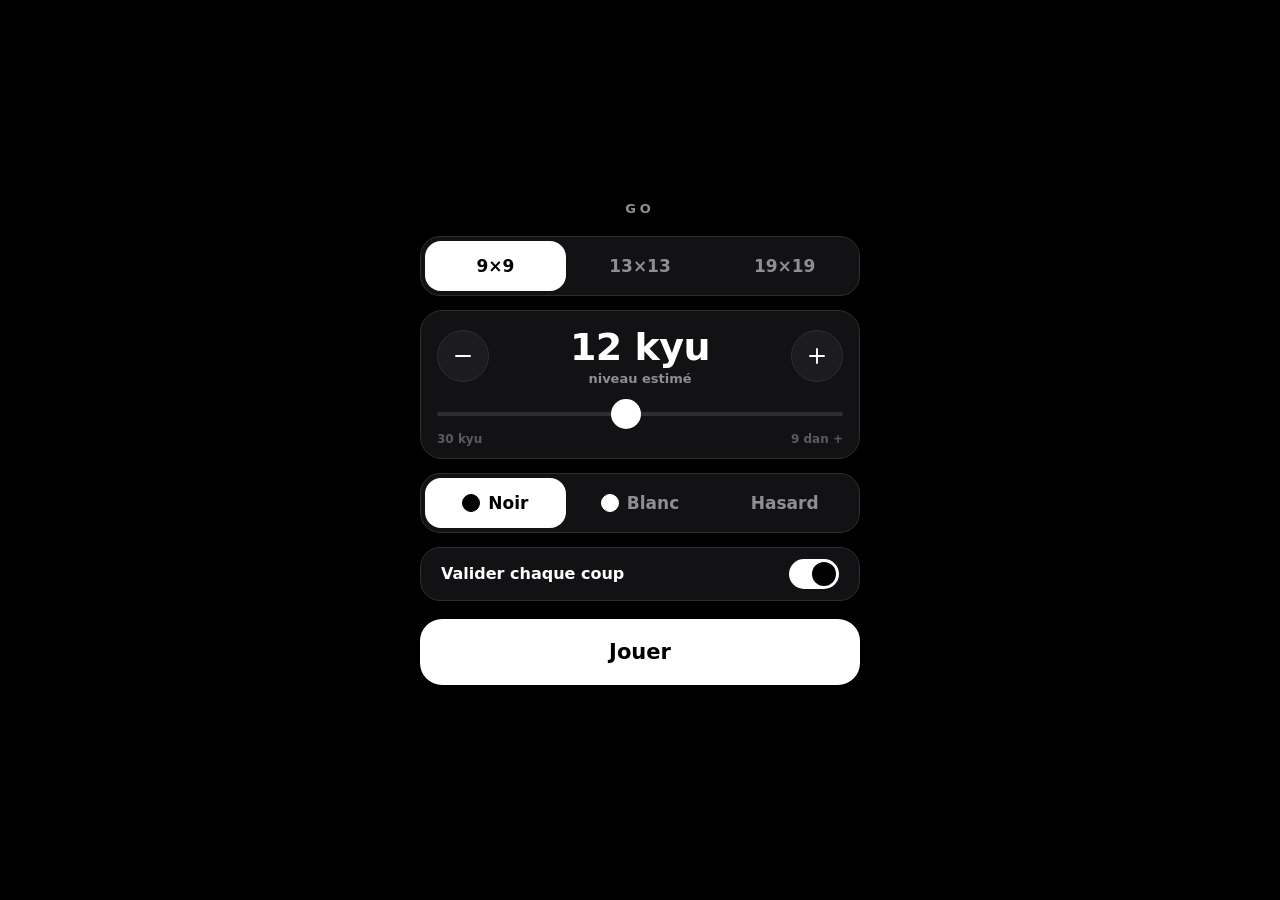
<file: index.html>
<!doctype html>
<html lang="fr">
<head>
<meta charset="utf-8">
<meta name="viewport" content="width=device-width, initial-scale=1, maximum-scale=1, viewport-fit=cover">
<meta name="apple-mobile-web-app-capable" content="yes">
<meta name="mobile-web-app-capable" content="yes">
<meta name="apple-mobile-web-app-status-bar-style" content="black-translucent">
<meta name="apple-mobile-web-app-title" content="Go">
<meta name="theme-color" content="#000000">
<meta name="color-scheme" content="dark">
<link rel="manifest" href="manifest.webmanifest">
<link rel="apple-touch-icon" href="icons/icon-180.png">
<link rel="icon" href="icons/favicon.svg" type="image/svg+xml">
<link rel="stylesheet" href="styles.css">
<title>Go</title>
</head>
<body>
<div id="app"></div>
<script src="goban.js"></script>
<script src="situation.js"></script>
<script src="recherche.js"></script>
<script src="fin.js"></script>
<script src="niveaux.js"></script>
<script src="bot.js"></script>
<script src="analyse.js"></script>
<script src="plateau.js"></script>
<script src="moteur.js"></script>
<script src="app.js"></script>
</body>
</html>
</file>
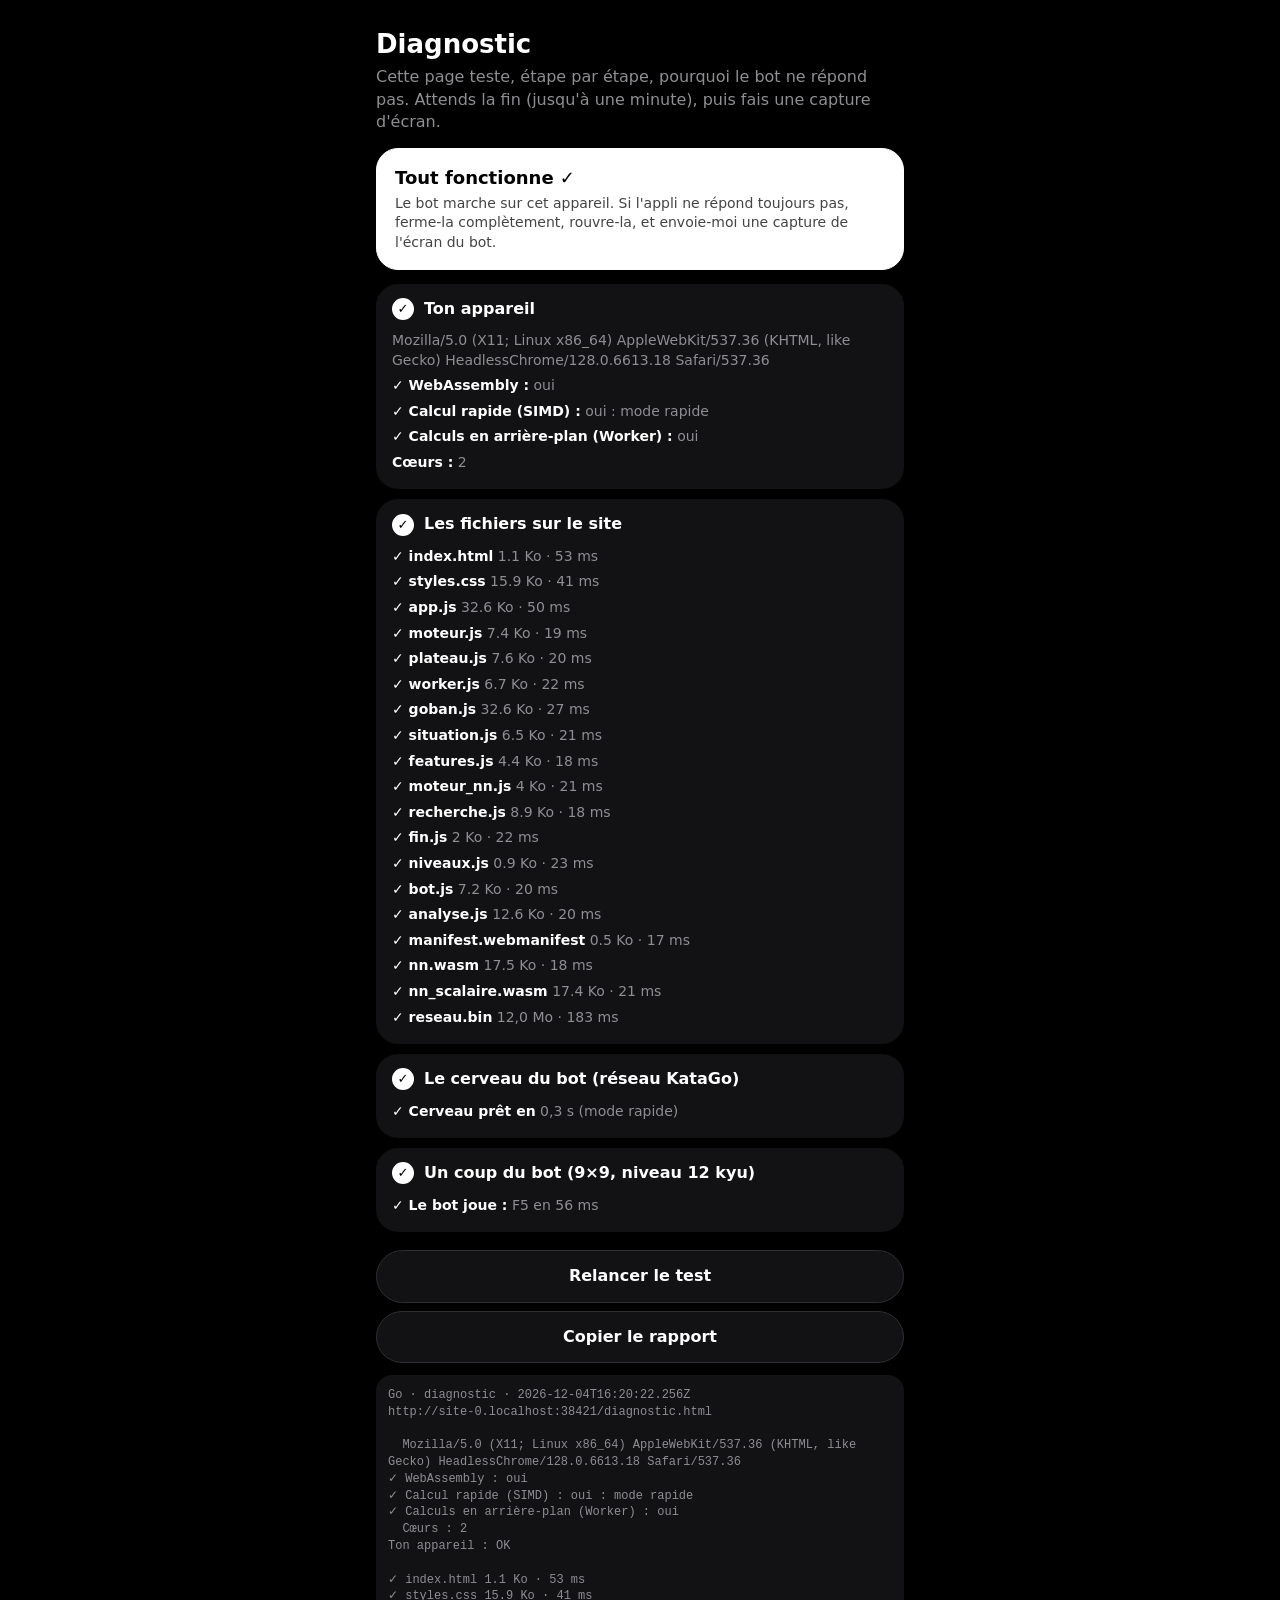
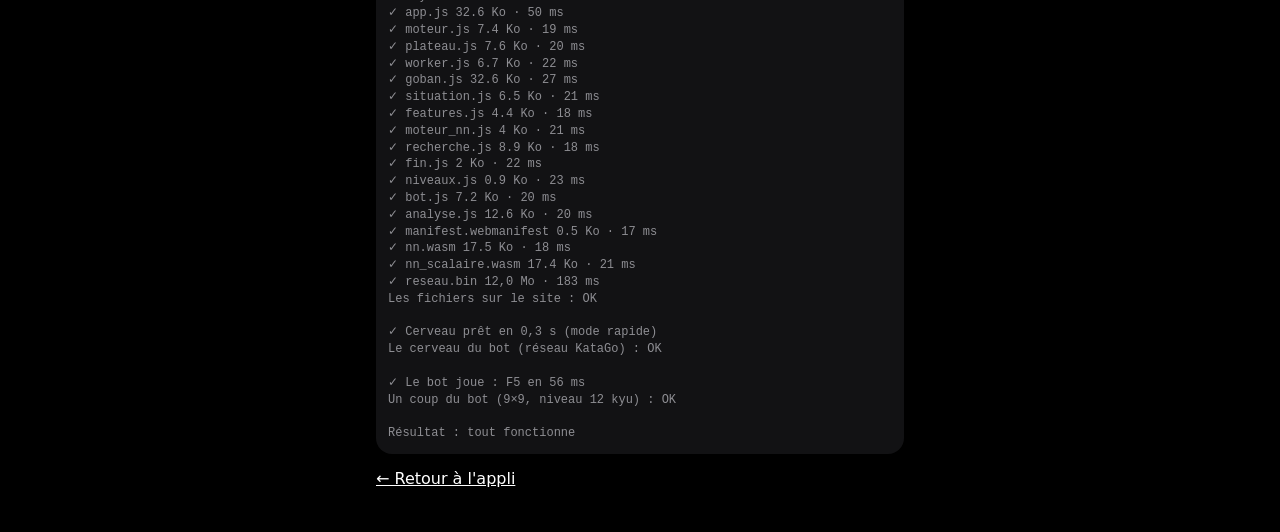
<file: diagnostic.html>
<!doctype html>
<html lang="fr">
<head>
<meta charset="utf-8">
<meta name="viewport" content="width=device-width, initial-scale=1, viewport-fit=cover">
<meta name="color-scheme" content="dark">
<meta name="theme-color" content="#000000">
<title>Go · Diagnostic</title>
<style>
  :root { --fond:#000; --surface:#121214; --trait:#2e2e32; --texte:#fff; --gris:#8e8e93; }
  * { box-sizing: border-box; -webkit-tap-highlight-color: transparent; }
  html, body { margin: 0; background: var(--fond); color: var(--texte);
    font: 16px/1.4 -apple-system, BlinkMacSystemFont, "SF Pro Rounded", system-ui, sans-serif; }
  main { max-width: 560px; margin: 0 auto; padding: max(18px, env(safe-area-inset-top)) 16px max(28px, env(safe-area-inset-bottom)); }
  h1 { font-size: 26px; margin: 8px 0 4px; }
  p { color: var(--gris); margin: 0 0 14px; }
  .verdict { background: var(--surface); border: 1.5px solid var(--trait); border-radius: 22px; padding: 16px 18px; margin: 14px 0; font-weight: 700; font-size: 18px; }
  .verdict small { display: block; color: var(--gris); font-weight: 500; font-size: 14px; margin-top: 4px; }
  .verdict.ok { background: #fff; color: #000; border-color: #fff; }
  .verdict.ok small { color: #444; }
  .etape { background: var(--surface); border-radius: 22px; padding: 14px 16px; margin: 10px 0; }
  .etape h2 { font-size: 16px; margin: 0; display: flex; gap: 10px; align-items: center; }
  .puce { width: 22px; height: 22px; border-radius: 50%; border: 2px solid var(--gris); display: inline-flex; align-items: center; justify-content: center; font-size: 13px; flex: none; }
  .puce.ok { background: #fff; border-color: #fff; color: #000; }
  .puce.ko { background: #000; border-color: #fff; color: #fff; }
  .puce.cours { border-style: dashed; }
  ul { list-style: none; margin: 8px 0 0; padding: 0; font-size: 14px; color: var(--gris); }
  li { padding: 3px 0; word-break: break-word; }
  li b { color: var(--texte); font-weight: 600; }
  li.ko { color: #fff; }
  li.ko b::before { content: "✕ "; }
  li.ok b::before { content: "✓ "; }
  button { font: inherit; font-weight: 700; border: 0; border-radius: 999px; padding: 14px 22px; background: #fff; color: #000; width: 100%; margin-top: 8px; cursor: pointer; }
  button.second { background: var(--surface); color: #fff; border: 1.5px solid var(--trait); }
  a { color: #fff; }
  pre { white-space: pre-wrap; word-break: break-word; font: 12px/1.4 ui-monospace, Menlo, monospace; color: var(--gris); background: var(--surface); border-radius: 16px; padding: 12px; margin-top: 12px; }
</style>
</head>
<body>
<main>
  <h1>Diagnostic</h1>
  <p>Cette page teste, étape par étape, pourquoi le bot ne répond pas. Attends la fin (jusqu'à une minute), puis fais une capture d'écran.</p>
  <div id="verdict" class="verdict">Test en cours…<small>Ne ferme pas la page.</small></div>
  <div id="etapes"></div>
  <button id="relancer" class="second" type="button">Relancer le test</button>
  <button id="copier" class="second" type="button">Copier le rapport</button>
  <pre id="rapport"></pre>
  <p style="margin-top:14px"><a href="index.html">← Retour à l'appli</a></p>
</main>
<script>
(function () {
  'use strict';
  // Fichiers dont l'appli a besoin. Les tailles ne sont données que pour les deux gros fichiers.
  const FICHIERS = ['index.html', 'styles.css', 'app.js', 'moteur.js', 'plateau.js', 'worker.js', 'goban.js', 'situation.js', 'features.js',
    'moteur_nn.js', 'recherche.js', 'fin.js', 'niveaux.js', 'bot.js', 'analyse.js', 'manifest.webmanifest', 'nn.wasm', 'nn_scalaire.wasm', 'reseau.bin'];
  const TAILLES = { 'reseau.bin': 11984540, 'nn.wasm': 17511, 'nn_scalaire.wasm': 17442 };
  const FORCE = /[?&]mode=compatible/.test(location.search);     // ouvrir diagnostic.html?mode=compatible pour tester la version de secours
  const LETTRES = 'ABCDEFGHJKLMNOPQRST';
  const el = (id) => document.getElementById(id);
  let rapport = [];

  function etape(titre) {
    const d = document.createElement('div'); d.className = 'etape';
    d.innerHTML = '<h2><span class="puce cours">…</span><span></span></h2><ul></ul>';
    d.querySelector('h2 span:last-child').textContent = titre;
    el('etapes').appendChild(d);
    const ul = d.querySelector('ul'), puce = d.querySelector('.puce');
    return {
      ligne(txt, etat, gras) {
        const li = document.createElement('li'); if (etat) li.className = etat;
        if (gras) { const b = document.createElement('b'); b.textContent = gras; li.appendChild(b); li.appendChild(document.createTextNode(' ' + txt)); }
        else li.textContent = txt;
        ul.appendChild(li);
        rapport.push((etat === 'ko' ? '✕ ' : etat === 'ok' ? '✓ ' : '  ') + (gras ? gras + ' ' : '') + txt);
      },
      fin(ok) { puce.className = 'puce ' + (ok ? 'ok' : 'ko'); puce.textContent = ok ? '✓' : '✕'; rapport.push(titre + ' : ' + (ok ? 'OK' : 'PROBLÈME')); rapport.push(''); },
    };
  }
  const attendre = (ms) => new Promise((r) => setTimeout(r, ms));
  const mo = (n) => (n / 1e6).toFixed(1).replace('.', ',') + ' Mo';

  async function lancer() {
    el('etapes').innerHTML = ''; rapport = [];
    el('verdict').className = 'verdict'; el('verdict').innerHTML = 'Test en cours…<small>Ne ferme pas la page.</small>';
    let problemes = [];
    rapport.push('Go · diagnostic · ' + new Date().toISOString());
    rapport.push(location.href); rapport.push('');

    // 1. l'appareil
    let e = etape('Ton appareil');
    const ua = navigator.userAgent;
    const m = /OS (\d+)[_.](\d+)/.exec(ua);
    e.ligne(ua.slice(0, 140), '');
    let simd = false;
    try { simd = WebAssembly.validate(new Uint8Array([0, 97, 115, 109, 1, 0, 0, 0, 1, 5, 1, 96, 0, 1, 123, 3, 2, 1, 0, 10, 10, 1, 8, 0, 65, 0, 253, 15, 253, 98, 11])); } catch (x) { simd = false; }
    const wasm = typeof WebAssembly === 'object' && typeof WebAssembly.instantiate === 'function';
    e.ligne(wasm ? 'oui' : 'NON (c\'est ça qui bloque le bot : le « mode d\'isolement » de l\'iPhone coupe WebAssembly)', wasm ? 'ok' : 'ko', 'WebAssembly :');
    if (!wasm) problemes.push('ton navigateur bloque WebAssembly (mode d\'isolement de l\'iPhone ? Réglages › Confidentialité et sécurité › Mode d\'isolement)');
    e.ligne(simd && !FORCE ? 'oui : mode rapide' : (FORCE ? 'mode compatible demandé dans l\'adresse' : 'non : le bot utilisera le mode compatible (plus lent, mais il marche)' + (m ? ' (ton iOS : ' + m[1] + '.' + m[2] + ' ; le mode rapide demande iOS 16.4)' : '')), 'ok', 'Calcul rapide (SIMD) :');
    const wk = typeof Worker !== 'undefined';
    e.ligne(wk ? 'oui' : 'NON', wk ? 'ok' : 'ko', 'Calculs en arrière-plan (Worker) :');
    if (!wk) problemes.push('ton navigateur ne gère pas les Workers');
    e.ligne(String(navigator.hardwareConcurrency || '?'), '', 'Cœurs :');
    e.fin(wasm && wk);
    if (!wasm || !wk) return fin(problemes.filter(Boolean));

    // 2. les fichiers
    e = etape('Les fichiers sur le site');
    let tousOk = true;
    for (const f of FICHIERS) {
      try {
        const t0 = performance.now();
        const r = await fetch(f + '?diag=' + Date.now(), { cache: 'no-store' });
        const facultatif = (f === 'nn_scalaire.wasm' && simd && !FORCE) || (f === 'nn.wasm' && (!simd || FORCE));     // pas utilisé sur cet appareil
        if (!r.ok) { e.ligne('absent (code ' + r.status + ')', 'ko', f); if (facultatif) continue; tousOk = false; problemes.push('le fichier « ' + f + ' » est introuvable sur ton site GitHub (code ' + r.status + ') : renvoie-le'); continue; }
        const b = await r.arrayBuffer();
        const attendu = TAILLES[f];
        if (attendu && b.byteLength !== attendu) {
          e.ligne(mo(b.byteLength) + ' au lieu de ' + mo(attendu) + ' (' + b.byteLength + ' / ' + attendu + ' octets) : fichier abîmé ou incomplet', 'ko', f); if (facultatif) continue; tousOk = false;
          problemes.push('le fichier « ' + f + ' » n\'a pas la bonne taille (' + b.byteLength + ' octets au lieu de ' + attendu + ') : renvoie-le sur GitHub');
        } else if (!b.byteLength) { e.ligne('vide', 'ko', f); tousOk = false; problemes.push('le fichier « ' + f + ' » est vide : renvoie-le'); }
        else e.ligne((b.byteLength > 100000 ? mo(b.byteLength) : Math.round(b.byteLength / 100) / 10 + ' Ko') + ' · ' + Math.round(performance.now() - t0) + ' ms', 'ok', f);
      } catch (x) { e.ligne('erreur réseau (' + (x && x.message || x) + ')', 'ko', f); tousOk = false; problemes.push('impossible de télécharger « ' + f + ' » (réseau coupé ?)'); }
    }
    e.fin(tousOk);

    // 3. le cerveau
    e = etape('Le cerveau du bot (réseau KataGo)');
    const w = await demarrer(e);
    if (!w) { e.fin(false); problemes.push('le cerveau du bot ne démarre pas (voir le détail ci-dessus)'); return fin(problemes); }
    e.fin(true);

    // 4. un coup
    e = etape('Un coup du bot (9×9, niveau 12 kyu)');
    const ok = await unCoup(w, e);
    e.fin(ok);
    if (!ok) problemes.push('le cerveau est chargé mais ne sait pas jouer un coup (voir le détail ci-dessus)');
    try { w.terminate(); } catch (x) { /* rien */ }
    fin(problemes.filter(Boolean));
  }

  function demarrer(e) {
    return new Promise((resolve) => {
      let w, fini = false;
      const t0 = performance.now();
      const terminer = (v) => { if (fini) return; fini = true; clearTimeout(minuteur); resolve(v); };
      const minuteur = setTimeout(() => { e.ligne('toujours pas prêt après 90 s (connexion trop lente ?)', 'ko', 'Délai dépassé.'); try { w.terminate(); } catch (x) {} terminer(null); }, 90000);
      try { w = new Worker('worker.js'); } catch (x) { e.ligne(String(x && x.message || x), 'ko', 'Impossible de créer le worker :'); return terminer(null); }
      w.onerror = (ev) => { e.ligne((ev && ev.message ? ev.message : 'erreur inconnue') + (ev && ev.filename ? ' [' + ev.filename.split('/').pop() + ':' + ev.lineno + ']' : ''), 'ko', 'Le worker a planté :'); terminer(null); };
      w.onmessage = (ev) => {
        const d = ev.data || {};
        if (d.type === 'pret') { e.ligne(((performance.now() - t0) / 1000).toFixed(1).replace('.', ',') + ' s (mode ' + (d.mode || '?') + ')', 'ok', 'Cerveau prêt en'); terminer(w); }
        else if (d.type === 'erreur') { e.ligne(String(d.msg).slice(0, 300), 'ko', 'Erreur du cerveau :'); terminer(null); }
      };
      w.postMessage({ type: 'init', scalaire: FORCE });
    });
  }

  function unCoup(w, e) {
    return new Promise((resolve) => {
      const t0 = performance.now();
      const minuteur = setTimeout(() => { e.ligne('pas de réponse après 60 s', 'ko', 'Délai dépassé.'); resolve(false); }, 60000);
      w.onerror = (ev) => { clearTimeout(minuteur); e.ligne(String(ev && ev.message || 'erreur'), 'ko', 'Le worker a planté :'); resolve(false); };
      w.onmessage = (ev) => {
        const d = ev.data || {};
        if (d.type === 'coup') {
          clearTimeout(minuteur);
          let nom = 'passe';
          if (d.loc > 1) { const x = d.loc % 10 - 1, y = Math.floor(d.loc / 10) - 1; nom = LETTRES[x] + (9 - y); }
          e.ligne(nom + ' en ' + Math.round(performance.now() - t0) + ' ms', 'ok', 'Le bot joue :');
          resolve(true);
        } else if (d.type === 'erreur') { clearTimeout(minuteur); e.ligne(String(d.msg).slice(0, 300), 'ko', 'Erreur :'); resolve(false); }
      };
      w.postMessage({ type: 'jouer', id: 1, n: 9, komi: 6.5, coups: [], k: 12 });
    });
  }

  function fin(problemes) {
    const v = el('verdict');
    if (!problemes.length) {
      v.className = 'verdict ok'; v.innerHTML = 'Tout fonctionne ✓<small>Le bot marche sur cet appareil. Si l\'appli ne répond toujours pas, ferme-la complètement, rouvre-la, et envoie-moi une capture de l\'écran du bot.</small>';
    } else {
      v.className = 'verdict'; v.innerHTML = '';
      const t = document.createElement('div'); t.textContent = 'Problème trouvé';
      const s = document.createElement('small'); s.textContent = problemes.join(' · ');
      v.appendChild(t); v.appendChild(s);
    }
    rapport.push('Résultat : ' + (problemes.length ? problemes.join(' | ') : 'tout fonctionne'));
    el('rapport').textContent = rapport.join('\n');
    window.__diagnostic = { fini: true, problemes };
  }

  el('relancer').addEventListener('click', () => { window.__diagnostic = null; lancer(); });
  el('copier').addEventListener('click', () => {
    const t = el('rapport').textContent;
    try { navigator.clipboard.writeText(t).then(() => { el('copier').textContent = 'Copié ✓'; setTimeout(() => { el('copier').textContent = 'Copier le rapport'; }, 1500); }, () => {}); } catch (x) { /* rien */ }
  });
  lancer().catch((x) => { el('verdict').textContent = 'Le diagnostic lui-même a planté : ' + (x && x.message || x); window.__diagnostic = { fini: true, problemes: ['plantage'] }; });
})();
</script>
</body>
</html>
</file>
<file: styles.css>
/* Go — noir et blanc, arrondi, minimaliste (même esprit que tes autres apps) */
:root {
  --fond: #000;
  --surface: #121214;
  --surface2: #1c1c1f;
  --trait: #2e2e32;
  --texte: #fff;
  --gris: #8e8e93;
  --gris2: #5a5a60;
  --plateau: #dedee2;
  --ligne: #2a2a2e;
  --rayon: 22px;
  --police: ui-rounded, "SF Pro Rounded", "Nunito", "Varela Round", system-ui, -apple-system, "Segoe UI", sans-serif;
  color-scheme: dark;
}
* { box-sizing: border-box; -webkit-tap-highlight-color: transparent; }
html, body { margin: 0; background: var(--fond); color: var(--texte); font-family: var(--police); overscroll-behavior: none; }
body {
  min-height: 100vh; min-height: 100dvh; -webkit-text-size-adjust: 100%; touch-action: manipulation;
  -webkit-user-select: none; user-select: none; -webkit-touch-callout: none;
}
button { font-family: inherit; color: inherit; -webkit-appearance: none; appearance: none; padding: 0; margin: 0; cursor: pointer; background: none; border: 0; }
button[disabled] { cursor: default; }
[hidden] { display: none !important; }
p { margin: 0; }
small { font-size: 13px; font-weight: 600; color: var(--gris); }
.ic { display: block; width: 24px; height: 24px; fill: none; stroke: currentColor; stroke-width: 1.9; stroke-linecap: round; stroke-linejoin: round; }

#app { animation: entree .22s ease-out; }
@keyframes entree { from { opacity: 0; } to { opacity: 1; } }

/* ---------- pierres (petites icônes) ---------- */
.pierre { display: inline-block; flex: none; width: 18px; height: 18px; border-radius: 50%; vertical-align: -3px; margin-right: 8px; }
.pierre.n { background: #000; border: 1.5px solid var(--gris); }
.pierre.b { background: #fff; border: 1.5px solid #fff; }
.pierre.mini { width: 10px; height: 10px; margin-right: 5px; vertical-align: 0; border-width: 1px; }

/* ---------- menu ---------- */
.menu {
  min-height: 100vh; min-height: 100dvh; max-width: 480px; margin: 0 auto;
  display: flex; flex-direction: column; justify-content: center; gap: 14px;
  padding: calc(env(safe-area-inset-top) + 18px) 20px calc(env(safe-area-inset-bottom) + 18px);
}
.marque { text-align: center; color: var(--gris); font-size: 13px; letter-spacing: 4px; text-transform: uppercase; font-weight: 700; margin: 0 0 6px; }
.seg { display: flex; gap: 4px; padding: 4px; background: var(--surface); border: 1px solid var(--trait); border-radius: 20px; }
.seg-b { flex: 1; min-width: 0; height: 50px; border-radius: 16px; color: var(--gris); font-size: 17px; font-weight: 700; display: flex; align-items: center; justify-content: center; }
.seg-b .pierre { margin-right: 8px; }
.seg-b.on { background: #fff; color: #000; }
.seg-b.on .pierre.n { border-color: #000; }
.seg.petit { padding: 3px; border-radius: 16px; }
.seg.petit .seg-b { height: 38px; padding: 0 18px; font-size: 15px; border-radius: 13px; }
.niv { background: var(--surface); border: 1px solid var(--trait); border-radius: var(--rayon); padding: 16px 16px 12px; }
.niv-ligne { display: flex; align-items: center; justify-content: space-between; gap: 10px; }
.rond { flex: none; width: 52px; height: 52px; border-radius: 50%; border: 1px solid var(--trait); background: var(--surface2); display: flex; align-items: center; justify-content: center; }
.rond:active { background: #fff; color: #000; }
.niv-val { text-align: center; }
.niv-val b { display: block; font-size: clamp(27px, 9.6vw, 38px); font-weight: 700; letter-spacing: -.5px; line-height: 1.1; white-space: nowrap; }
.niv-val small { display: block; margin-top: 2px; }
.curseur { -webkit-appearance: none; appearance: none; display: block; width: 100%; height: 40px; margin: 8px 0 0; background: transparent; outline: none; }
.curseur::-webkit-slider-runnable-track { height: 4px; border-radius: 2px; background: var(--trait); }
.curseur::-webkit-slider-thumb { -webkit-appearance: none; appearance: none; width: 30px; height: 30px; border-radius: 50%; background: #fff; border: 0; margin-top: -13px; }
.curseur::-moz-range-track { height: 4px; border-radius: 2px; background: var(--trait); }
.curseur::-moz-range-thumb { width: 30px; height: 30px; border-radius: 50%; background: #fff; border: 0; }
.niv-bornes { display: flex; justify-content: space-between; color: var(--gris2); font-size: 12px; font-weight: 600; margin-top: -2px; }
.interrupteur { display: flex; align-items: center; justify-content: space-between; height: 54px; padding: 0 20px; border: 1px solid var(--trait); background: var(--surface); border-radius: 20px; font-size: 16px; font-weight: 600; text-align: left; }
.sw { position: relative; flex: none; width: 50px; height: 30px; border-radius: 15px; background: var(--trait); transition: background .2s; }
.sw::after { content: ""; position: absolute; top: 3px; left: 3px; width: 24px; height: 24px; border-radius: 50%; background: #fff; transition: transform .2s; }
.sw.on { background: #fff; }
.sw.on::after { background: #000; transform: translateX(20px); }
.gros { display: block; width: 100%; height: 66px; border-radius: var(--rayon); background: #fff; color: #000; font-size: 21px; font-weight: 700; margin-top: 4px; }
.gros:active { transform: scale(.985); }
.gros[disabled] { opacity: .3; }
.bas { display: flex; gap: 10px; }
.second { flex: 1; min-width: 0; display: flex; flex-direction: column; align-items: flex-start; justify-content: center; gap: 2px; min-height: 64px; padding: 10px 18px; border: 1px solid var(--trait); background: var(--surface); border-radius: 20px; font-size: 17px; font-weight: 700; text-align: left; }
.second small { font-size: 12.5px; }
.second:active { background: var(--surface2); }
.second.centre-b { align-items: center; flex: none; width: 100%; margin-top: 10px; }
.avert { color: var(--gris); font-size: 14px; text-align: center; }

/* ---------- barre du haut ---------- */
.barre { height: 48px; display: flex; align-items: center; justify-content: space-between; flex: none; }
.barre .retour, .barre .cale { width: 48px; height: 48px; }
.retour { display: flex; align-items: center; justify-content: center; border-radius: 50%; color: #fff; }
.retour .ic { width: 28px; height: 28px; }
.retour:active { background: var(--surface2); }
.titre-b { color: var(--gris); font-size: 15px; font-weight: 700; letter-spacing: .5px; }

/* ---------- partie ---------- */
.jeu, .revue, .hist-page {
  --taille: min(calc(100vw - 24px), 560px, calc(100vh - 346px));
  min-height: 100vh; min-height: 100dvh; max-width: 560px; margin: 0 auto; display: flex; flex-direction: column;
  padding: calc(env(safe-area-inset-top) + 6px) 12px calc(env(safe-area-inset-bottom) + 14px);
}
@supports (height: 100dvh) {
  .jeu { --taille: min(calc(100vw - 24px), 560px, calc(100dvh - 346px)); }
}
.joueur { flex: none; display: flex; align-items: center; gap: 4px; height: 46px; padding: 0 14px; border-radius: 16px; border: 1px solid transparent; }
.joueur.actif { border-color: var(--trait); background: var(--surface); }
.joueur .nom { font-size: 16px; font-weight: 700; display: flex; align-items: baseline; gap: 8px; }
.joueur .nom small { font-size: 13px; }
.joueur .etat { flex: 1; display: flex; align-items: center; padding-left: 8px; }
.joueur .pris { color: var(--gris); font-size: 14px; font-weight: 700; display: flex; align-items: center; }
.att { display: inline-flex; gap: 4px; }
.att i { width: 6px; height: 6px; border-radius: 50%; background: var(--gris); animation: souffle 1.2s ease-in-out infinite; }
.att i:nth-child(2) { animation-delay: .2s; }
.att i:nth-child(3) { animation-delay: .4s; }
@keyframes souffle { 0%, 100% { opacity: .2; } 50% { opacity: 1; } }

.zone { flex: 1; display: flex; flex-direction: column; justify-content: center; min-height: 0; gap: 2px; }
.centre { flex: none; display: flex; align-items: center; justify-content: center; min-height: 0; padding: 4px 0; }
.plateau { width: var(--taille); height: var(--taille); }
.plateau svg { display: block; width: 100%; height: 100%; touch-action: manipulation; cursor: pointer; }
.g-fond { fill: var(--plateau); }
.g-lignes { fill: none; stroke: var(--ligne); stroke-width: .5; }
.g-cadre { fill: none; stroke: var(--ligne); stroke-width: .9; }
.g-etoile { fill: var(--ligne); }
.g-coord { font-size: 3.7px; fill: #6d6d73; font-weight: 700; font-family: var(--police); }
.p-noir { fill: #0b0b0c; }
.p-blanc { fill: #fff; stroke: #9a9aa2; stroke-width: .5; }
.p-morte { opacity: .3; }
.fantome { opacity: .55; }
.m-noir { fill: none; stroke: #fff; stroke-width: .9; }
.m-blanc { fill: none; stroke: #000; stroke-width: .9; }
.z-noir { fill: #0b0b0c; }
.z-blanc { fill: #fff; stroke: #77777d; stroke-width: .4; }
.g-ko { fill: none; stroke: #000; stroke-width: .8; }
.g-meilleur { fill: none; stroke: #000; stroke-width: 1; stroke-dasharray: 1.8 1.3; }

.message { flex: none; text-align: center; color: var(--gris); font-size: 14px; font-weight: 600; min-height: 22px; margin: 6px 0 4px; padding: 0 8px; }
.actions { flex: none; display: flex; gap: 10px; }
.act { flex: 1; min-width: 0; height: 54px; border-radius: 18px; border: 1px solid var(--trait); background: var(--surface); font-size: 16px; font-weight: 700; display: flex; align-items: center; justify-content: center; }
.act:active { background: var(--surface2); }
.act.plein { background: #fff; color: #000; border-color: #fff; }
.act[disabled] { opacity: .28; pointer-events: none; }
.actions.trois .act { font-size: 15px; }
.score { flex: none; text-align: center; padding: 6px 0 0; }
.score b { display: block; font-size: 23px; font-weight: 700; letter-spacing: -.2px; }
.score small { display: block; margin-top: 3px; }
.analyse { flex: none; padding: 6px 4px 0; text-align: center; }
.barre-prog { height: 6px; border-radius: 3px; background: var(--trait); overflow: hidden; }
.barre-prog i { display: block; height: 100%; width: 0; background: #fff; border-radius: 3px; transition: width .35s ease-out; }
.analyse p { color: var(--gris); font-size: 14px; font-weight: 600; margin-top: 10px; }
.note { color: var(--gris); font-size: 13.5px; text-align: center; padding: 10px 14px 0; line-height: 1.4; }
.voile { position: fixed; inset: 0; z-index: 40; background: rgba(0, 0, 0, .72); display: flex; align-items: center; justify-content: center; padding: 24px; animation: entree .18s ease-out; }
.feuille { width: 100%; max-width: 360px; background: var(--surface); border: 1px solid var(--trait); border-radius: 26px; padding: 24px 20px 20px; }
.feuille p { text-align: center; font-size: 20px; font-weight: 700; margin-bottom: 20px; }

/* ---------- revue ---------- */
.resume { padding: 4px 4px 0; }
.res-t { text-align: center; font-size: 26px; font-weight: 700; letter-spacing: -.3px; margin-top: 6px; }
.res-s { text-align: center; color: var(--gris); font-size: 14px; font-weight: 600; margin: 4px 0 16px; }
.deux { display: grid; grid-template-columns: 1fr 1fr; gap: 10px; }
.col { background: var(--surface); border: 1px solid var(--trait); border-radius: 20px; padding: 14px 10px 12px; text-align: center; display: flex; flex-direction: column; align-items: center; }
.col .pierre { margin: 0 0 6px; width: 22px; height: 22px; }
.col b { font-size: 17px; }
.col .grand { font-size: 46px; font-weight: 700; line-height: 1.1; margin-top: 6px; letter-spacing: -1px; }
.perte { display: grid; grid-template-columns: 1fr 1fr; gap: 10px; margin-top: 10px; }
.perte span { grid-column: 1 / -1; text-align: center; color: var(--gris); font-size: 13px; font-weight: 600; }
.perte b { text-align: center; font-size: 22px; font-weight: 700; }
.courbe-wrap { position: relative; height: 84px; margin: 16px 0; border-radius: 18px; background: var(--surface); border: 1px solid var(--trait); overflow: hidden; cursor: pointer; }
.courbe { position: absolute; inset: 0; width: 100%; height: 100%; }
.c-aire { fill: rgba(255, 255, 255, .1); stroke: none; }
.c-mil { fill: none; stroke: var(--gris2); stroke-width: 1; stroke-dasharray: 3 4; vector-effect: non-scaling-stroke; }
.c-ligne { fill: none; stroke: #fff; stroke-width: 1.8; stroke-linejoin: round; vector-effect: non-scaling-stroke; }
.c-pt { position: absolute; width: 8px; height: 8px; margin: -4px 0 0 -4px; border-radius: 50%; background: #000; border: 1.5px solid #fff; pointer-events: none; }
.c-pt.gaffe { width: 11px; height: 11px; margin: -5.5px 0 0 -5.5px; background: #fff; border-color: #000; }
.c-pt.manque, .c-pt.erreur { background: var(--gris); border-color: #000; }
.c-cur { position: absolute; top: 0; bottom: 0; width: 2px; margin-left: -1px; background: #fff; opacity: .7; pointer-events: none; }
.c-l { position: absolute; left: 8px; pointer-events: none; opacity: .8; }
.c-l.haut { top: 6px; } .c-l.bas { bottom: 6px; }
.c-l .pierre { margin: 0; width: 10px; height: 10px; border-width: 1px; }
.liste { background: var(--surface); border: 1px solid var(--trait); border-radius: 20px; padding: 6px 14px; margin-bottom: 14px; }
.lig { display: grid; grid-template-columns: 30px 1fr 52px 52px; align-items: center; min-height: 44px; font-size: 16px; font-weight: 600; }
.lig + .lig { border-top: 1px solid var(--trait); }
.lig .n { text-align: center; font-size: 18px; font-weight: 700; }
.lig.zero { opacity: .35; }
.past { display: block; }
.coups { display: flex; flex-direction: column; --taille: min(calc(100vw - 24px), 560px, 62vh); }
.carte-c { margin: 8px 0; padding: 12px 16px; background: var(--surface); border: 1px solid var(--trait); border-radius: 20px; display: flex; flex-direction: column; gap: 3px; min-height: 96px; }
.carte-c .cl { display: flex; align-items: center; gap: 10px; }
.carte-c b { font-size: 20px; }
.carte-c small b { font-size: inherit; color: #fff; }
.nav { display: grid; grid-template-columns: repeat(4, 1fr); gap: 8px; margin-bottom: 8px; }
.nav.deux-p { grid-template-columns: 1fr 1fr; }
.nb { height: 50px; border-radius: 16px; border: 1px solid var(--trait); background: var(--surface); display: flex; align-items: center; justify-content: center; }
.nb .ic, .pilule .ic { fill: currentColor; }
.nb:active, .pilule:active { background: var(--surface2); }
.nb[disabled], .pilule[disabled] { opacity: .25; pointer-events: none; }
.pilule { height: 44px; border-radius: 22px; border: 1px solid var(--trait); background: var(--surface); display: flex; align-items: center; justify-content: center; gap: 6px; font-size: 15px; font-weight: 700; }
.pilule .ic { width: 18px; height: 18px; }

/* ---------- parties passées ---------- */
.hist { display: flex; gap: 8px; margin-bottom: 8px; }
.hist-c { flex: 1; min-width: 0; text-align: left; padding: 12px 16px; background: var(--surface); border: 1px solid var(--trait); border-radius: 20px; display: flex; flex-direction: column; gap: 3px; }
.hist-c:active { background: var(--surface2); }
.hist-c .h1 { font-size: 17px; font-weight: 700; }
.hist-c .h2 { font-size: 13.5px; color: var(--gris); font-weight: 600; }
.hist-c .h3 { font-size: 12px; color: var(--gris2); font-weight: 600; }
.hist-x { flex: none; width: 56px; border-radius: 20px; border: 1px solid var(--trait); background: var(--surface); color: var(--gris); display: flex; align-items: center; justify-content: center; }
.hist-x.sur { background: #fff; color: #000; border-color: #fff; }

@media (max-width: 360px) {
  .rond { width: 46px; height: 46px; }
  .actions.trois .act { font-size: 13.5px; }
  .seg-b { font-size: 15.5px; }
  .col .grand { font-size: 40px; }
}
@media (max-height: 640px) {
  .menu { gap: 10px; }
  .gros { height: 58px; }
  .joueur { height: 40px; }
  .act { height: 48px; }
  .jeu { --taille: min(calc(100vw - 24px), 560px, calc(100vh - 316px)); }
}
@supports (height: 100dvh) {
  @media (max-height: 640px) { .jeu { --taille: min(calc(100vw - 24px), 560px, calc(100dvh - 316px)); } }
}
@media (prefers-reduced-motion: reduce) {
  #app, .voile { animation: none; }
  .att i { animation: none; opacity: .6; }
  .barre-prog i, .sw, .sw::after { transition: none; }
}
</file>
